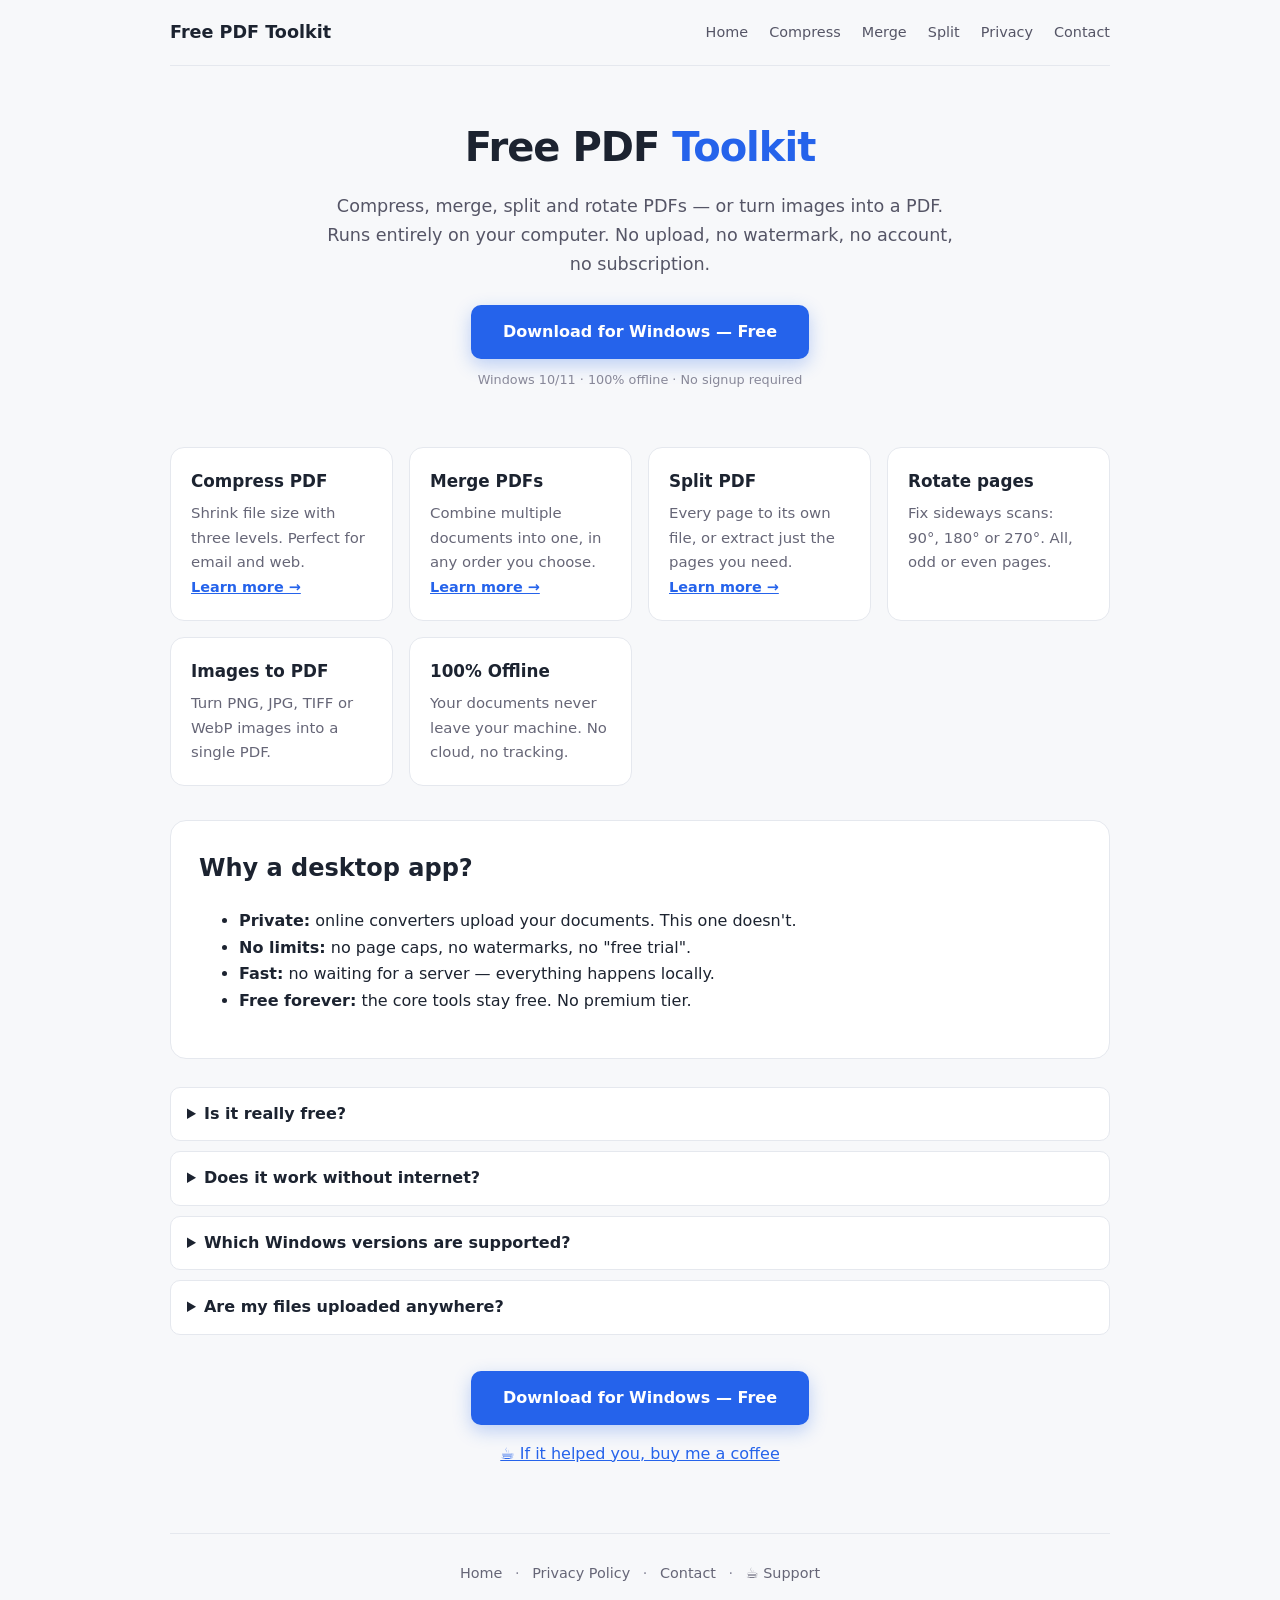
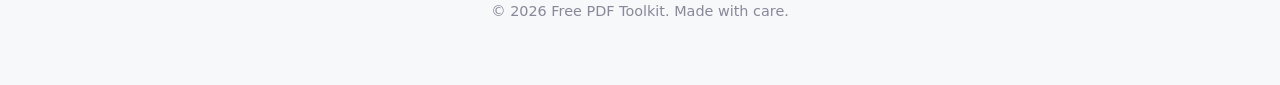
<file: index.html>
<!DOCTYPE html>
<html lang="en">
<head>
<meta charset="utf-8">
<meta name="viewport" content="width=device-width, initial-scale=1">
<title>Free PDF Toolkit — Compress, Merge & Split PDFs Offline</title>
<meta name="description" content="Free offline PDF tool for Windows. Compress, merge, split and rotate PDFs, or convert images to PDF. No upload, no watermark, no subscription.">
<link rel="stylesheet" href="styles.css">
<script src="download.js"></script>
</head>
<body>
<div class="wrap">
  <header class="site">
    <a class="logo" href="index.html">Free PDF Toolkit</a>
    <nav>
      <a href="index.html">Home</a>
      <a href="compress-pdf.html">Compress</a>
      <a href="merge-pdf.html">Merge</a>
      <a href="split-pdf.html">Split</a>
      <a href="privacy.html">Privacy</a>
      <a href="contact.html">Contact</a>
    </nav>
  </header>

  <section class="hero">
    <h1>Free PDF <span>Toolkit</span></h1>
    <p class="sub">Compress, merge, split and rotate PDFs — or turn images into a PDF. Runs entirely on your computer. No upload, no watermark, no account, no subscription.</p>
    <a class="btn" data-download href="#">Download for Windows — Free</a>
    <div class="note">Windows 10/11 · 100% offline · No signup required</div>
  </section>

  <section class="grid">
    <div class="card"><h3>Compress PDF</h3><p>Shrink file size with three levels. Perfect for email and web.</p><p><a href="compress-pdf.html">Learn more →</a></p></div>
    <div class="card"><h3>Merge PDFs</h3><p>Combine multiple documents into one, in any order you choose.</p><p><a href="merge-pdf.html">Learn more →</a></p></div>
    <div class="card"><h3>Split PDF</h3><p>Every page to its own file, or extract just the pages you need.</p><p><a href="split-pdf.html">Learn more →</a></p></div>
    <div class="card"><h3>Rotate pages</h3><p>Fix sideways scans: 90°, 180° or 270°. All, odd or even pages.</p></div>
    <div class="card"><h3>Images to PDF</h3><p>Turn PNG, JPG, TIFF or WebP images into a single PDF.</p></div>
    <div class="card"><h3>100% Offline</h3><p>Your documents never leave your machine. No cloud, no tracking.</p></div>
  </section>

  <section class="panel">
    <h2>Why a desktop app?</h2>
    <ul>
      <li><strong>Private:</strong> online converters upload your documents. This one doesn't.</li>
      <li><strong>No limits:</strong> no page caps, no watermarks, no "free trial".</li>
      <li><strong>Fast:</strong> no waiting for a server — everything happens locally.</li>
      <li><strong>Free forever:</strong> the core tools stay free. No premium tier.</li>
    </ul>
  </section>

  <section class="faq">
    <details><summary>Is it really free?</summary><p>Yes. No subscription, no in-app purchases, no watermark. All five tools are free.</p></details>
    <details><summary>Does it work without internet?</summary><p>Yes. After downloading the .exe, you don't need a connection at all.</p></details>
    <details><summary>Which Windows versions are supported?</summary><p>Windows 10 and 11, 64-bit.</p></details>
    <details><summary>Are my files uploaded anywhere?</summary><p>Never. All processing happens locally on your PC. Read our <a href="privacy.html">Privacy Policy</a>.</p></details>
  </section>

  <div class="cta">
    <a class="btn" data-download href="#">Download for Windows — Free</a>
    <p><a href="https://ko-fi.com/freepdftoolkit">☕ If it helped you, buy me a coffee</a></p>
  </div>

  <footer>
    <a href="index.html">Home</a> ·
    <a href="privacy.html">Privacy Policy</a> ·
    <a href="contact.html">Contact</a> ·
    <a href="https://ko-fi.com/freepdftoolkit">☕ Support</a>
    <p>© 2026 Free PDF Toolkit. Made with care.</p>
  </footer>
</div>
</body>
</html>
</file>
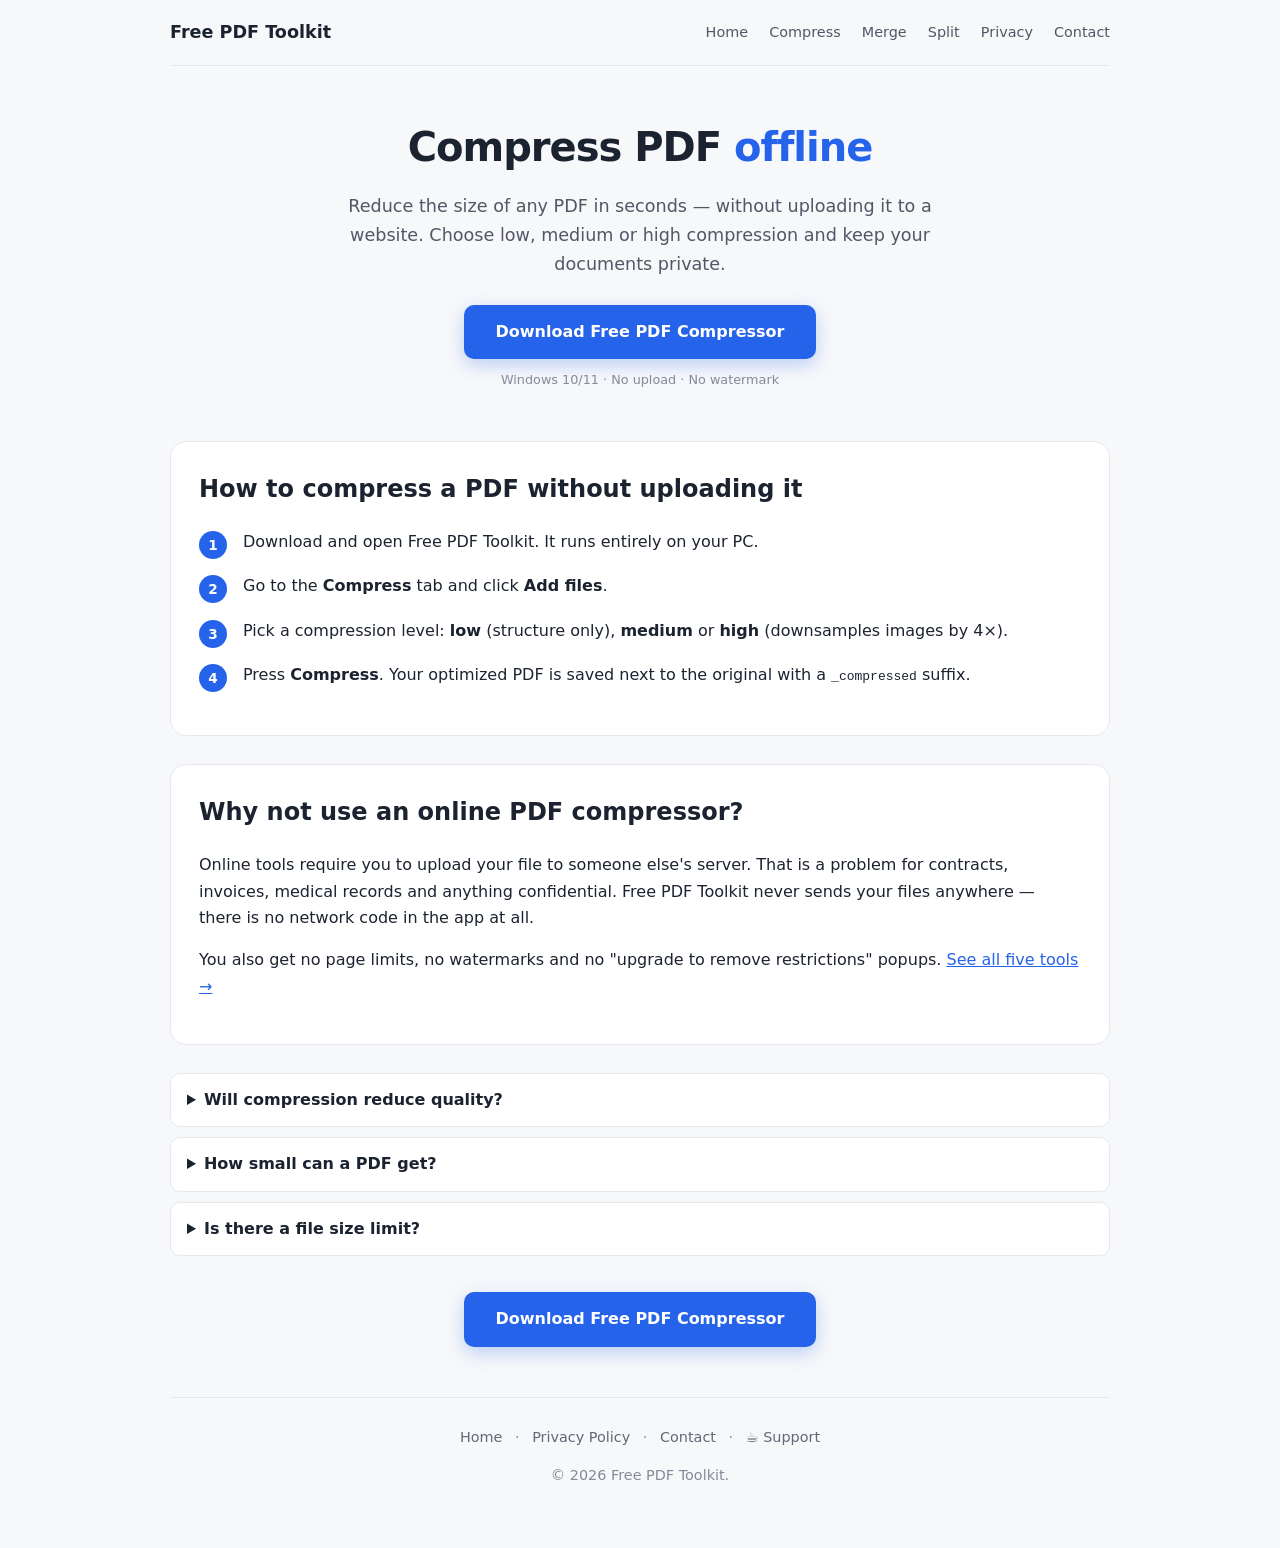
<file: compress-pdf.html>
<!DOCTYPE html>
<html lang="en">
<head>
<meta charset="utf-8">
<meta name="viewport" content="width=device-width, initial-scale=1">
<title>Compress PDF Offline for Free — No Upload, No Watermark</title>
<meta name="description" content="Compress PDF files offline on Windows. Reduce PDF size without uploading your documents anywhere. Three compression levels, no watermark, completely free.">
<link rel="stylesheet" href="styles.css">
<script src="download.js"></script>
</head>
<body>
<div class="wrap">
  <header class="site">
    <a class="logo" href="index.html">Free PDF Toolkit</a>
    <nav>
      <a href="index.html">Home</a>
      <a href="compress-pdf.html">Compress</a>
      <a href="merge-pdf.html">Merge</a>
      <a href="split-pdf.html">Split</a>
      <a href="privacy.html">Privacy</a>
      <a href="contact.html">Contact</a>
    </nav>
  </header>

  <section class="hero">
    <h1>Compress PDF <span>offline</span></h1>
    <p class="sub">Reduce the size of any PDF in seconds — without uploading it to a website. Choose low, medium or high compression and keep your documents private.</p>
    <a class="btn" data-download href="#">Download Free PDF Compressor</a>
    <div class="note">Windows 10/11 · No upload · No watermark</div>
  </section>

  <section class="panel">
    <h2>How to compress a PDF without uploading it</h2>
    <ol class="steps">
      <li>Download and open Free PDF Toolkit. It runs entirely on your PC.</li>
      <li>Go to the <strong>Compress</strong> tab and click <strong>Add files</strong>.</li>
      <li>Pick a compression level: <strong>low</strong> (structure only), <strong>medium</strong> or <strong>high</strong> (downsamples images by 4×).</li>
      <li>Press <strong>Compress</strong>. Your optimized PDF is saved next to the original with a <code>_compressed</code> suffix.</li>
    </ol>
  </section>

  <section class="panel">
    <h2>Why not use an online PDF compressor?</h2>
    <p>Online tools require you to upload your file to someone else's server. That is a problem for contracts, invoices, medical records and anything confidential. Free PDF Toolkit never sends your files anywhere — there is no network code in the app at all.</p>
    <p>You also get no page limits, no watermarks and no "upgrade to remove restrictions" popups. <a href="index.html">See all five tools →</a></p>
  </section>

  <section class="faq">
    <details><summary>Will compression reduce quality?</summary><p>Low and medium keep text and vector graphics untouched. High resizes embedded images, so use it for email and web — not for print.</p></details>
    <details><summary>How small can a PDF get?</summary><p>It depends on the images inside. Scanned documents usually shrink the most; text-only PDFs shrink less.</p></details>
    <details><summary>Is there a file size limit?</summary><p>No. You can process files of any size, limited only by your computer's memory.</p></details>
  </section>

  <div class="cta"><a class="btn" data-download href="#">Download Free PDF Compressor</a></div>

  <footer>
    <a href="index.html">Home</a> ·
    <a href="privacy.html">Privacy Policy</a> ·
    <a href="contact.html">Contact</a> ·
    <a href="https://ko-fi.com/freepdftoolkit">☕ Support</a>
    <p>© 2026 Free PDF Toolkit.</p>
  </footer>
</div>
</body>
</html>
</file>
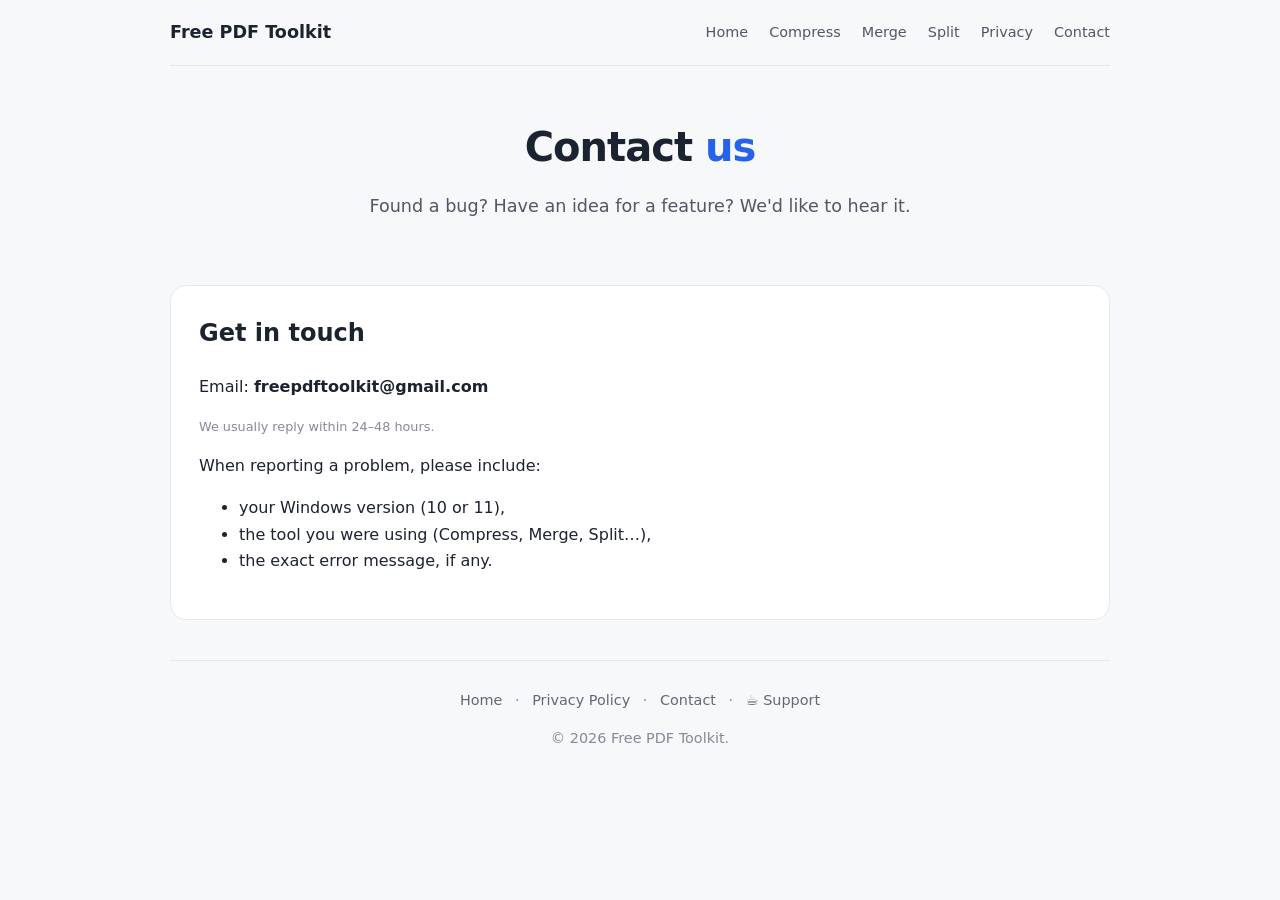
<file: contact.html>
<!DOCTYPE html>
<html lang="en">
<head>
<meta charset="utf-8">
<meta name="viewport" content="width=device-width, initial-scale=1">
<title>Contact — Free PDF Toolkit</title>
<meta name="description" content="Contact the developer of Free PDF Toolkit for feedback, bug reports or questions.">
<link rel="stylesheet" href="styles.css">
<script src="download.js"></script>
</head>
<body>
<div class="wrap">
  <header class="site">
    <a class="logo" href="index.html">Free PDF Toolkit</a>
    <nav>
      <a href="index.html">Home</a>
      <a href="compress-pdf.html">Compress</a>
      <a href="merge-pdf.html">Merge</a>
      <a href="split-pdf.html">Split</a>
      <a href="privacy.html">Privacy</a>
      <a href="contact.html">Contact</a>
    </nav>
  </header>

  <section class="hero" style="padding-bottom:10px">
    <h1>Contact <span>us</span></h1>
    <p class="sub">Found a bug? Have an idea for a feature? We'd like to hear it.</p>
  </section>

  <section class="panel">
    <h2>Get in touch</h2>
    <p>Email: <strong>freepdftoolkit@gmail.com</strong></p>
    <p class="note">We usually reply within 24–48 hours.</p>
    <p>When reporting a problem, please include:</p>
    <ul>
      <li>your Windows version (10 or 11),</li>
      <li>the tool you were using (Compress, Merge, Split…),</li>
      <li>the exact error message, if any.</li>
    </ul>
  </section>

  <footer>
    <a href="index.html">Home</a> ·
    <a href="privacy.html">Privacy Policy</a> ·
    <a href="contact.html">Contact</a> ·
    <a href="https://ko-fi.com/freepdftoolkit">☕ Support</a>
    <p>© 2026 Free PDF Toolkit.</p>
  </footer>
</div>
</body>
</html>
</file>
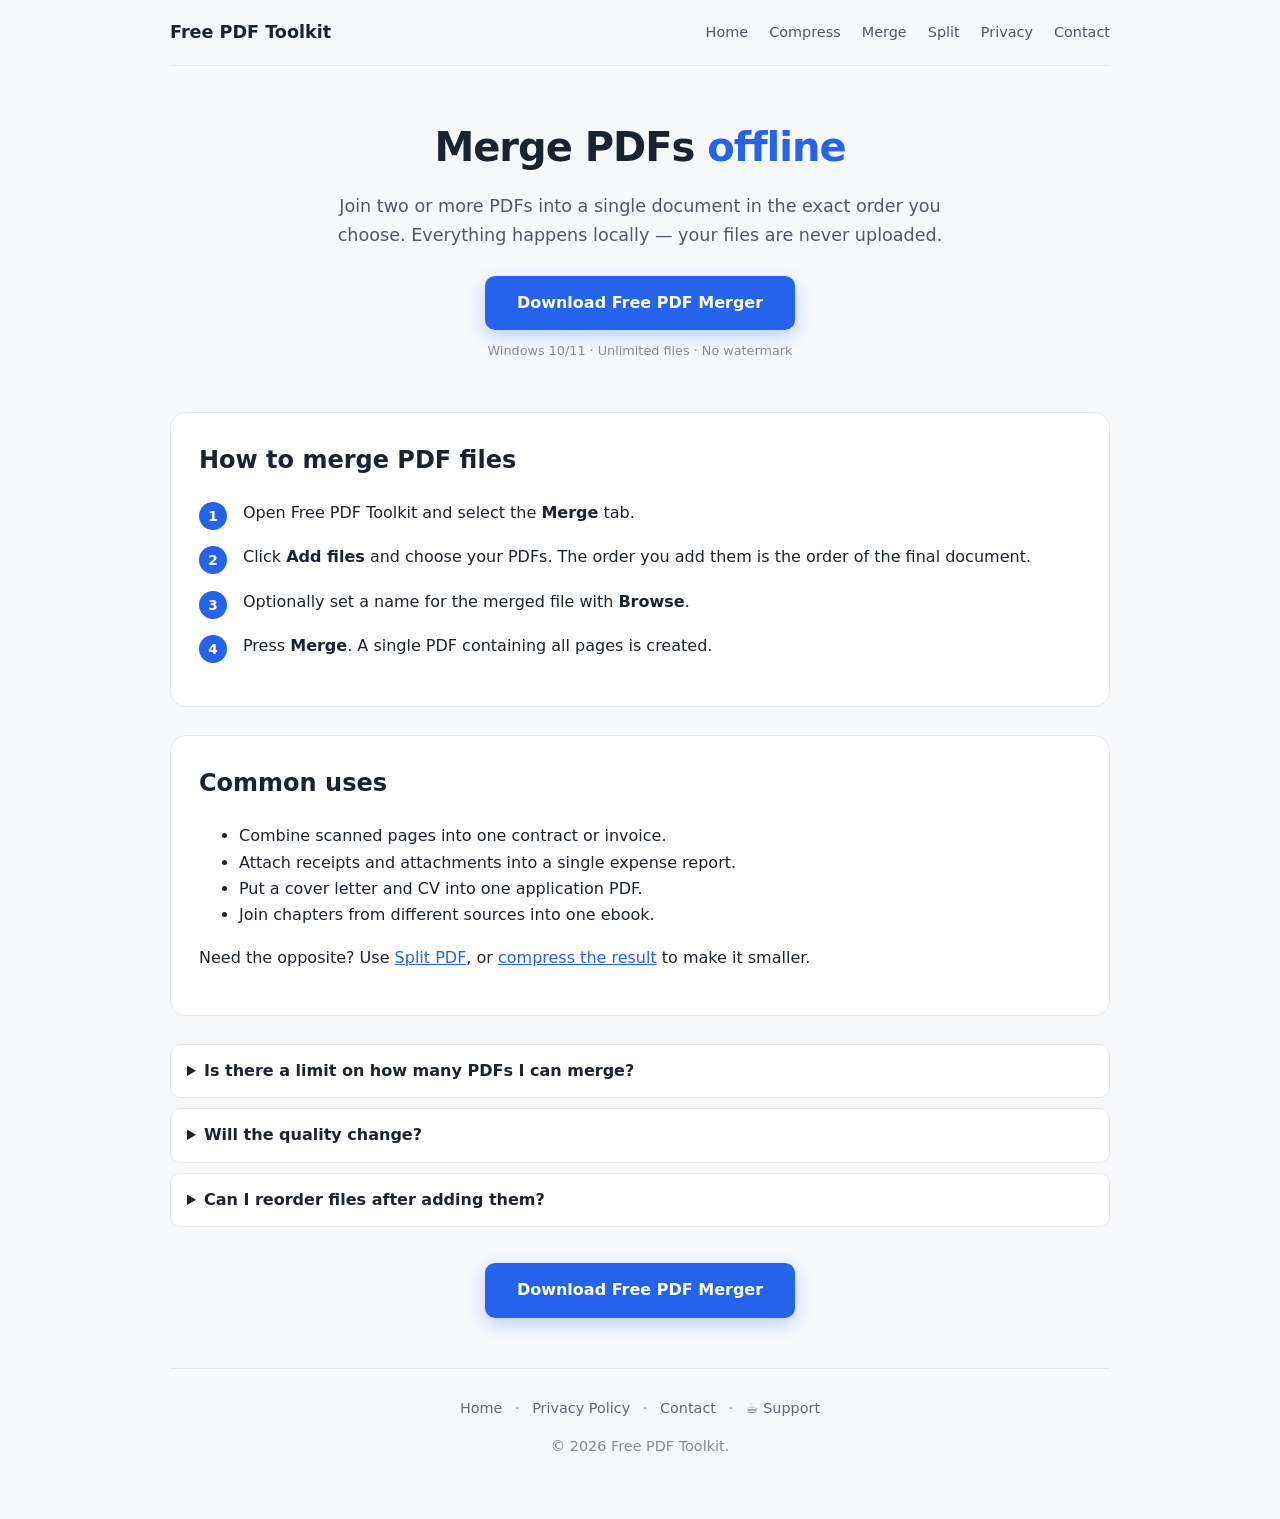
<file: merge-pdf.html>
<!DOCTYPE html>
<html lang="en">
<head>
<meta charset="utf-8">
<meta name="viewport" content="width=device-width, initial-scale=1">
<title>Merge PDFs Without Uploading — Free Offline Tool</title>
<meta name="description" content="Combine multiple PDF files into one, offline on Windows. No upload, no watermark, no page limit. Free PDF merger for documents and scans.">
<link rel="stylesheet" href="styles.css">
<script src="download.js"></script>
</head>
<body>
<div class="wrap">
  <header class="site">
    <a class="logo" href="index.html">Free PDF Toolkit</a>
    <nav>
      <a href="index.html">Home</a>
      <a href="compress-pdf.html">Compress</a>
      <a href="merge-pdf.html">Merge</a>
      <a href="split-pdf.html">Split</a>
      <a href="privacy.html">Privacy</a>
      <a href="contact.html">Contact</a>
    </nav>
  </header>

  <section class="hero">
    <h1>Merge PDFs <span>offline</span></h1>
    <p class="sub">Join two or more PDFs into a single document in the exact order you choose. Everything happens locally — your files are never uploaded.</p>
    <a class="btn" data-download href="#">Download Free PDF Merger</a>
    <div class="note">Windows 10/11 · Unlimited files · No watermark</div>
  </section>

  <section class="panel">
    <h2>How to merge PDF files</h2>
    <ol class="steps">
      <li>Open Free PDF Toolkit and select the <strong>Merge</strong> tab.</li>
      <li>Click <strong>Add files</strong> and choose your PDFs. The order you add them is the order of the final document.</li>
      <li>Optionally set a name for the merged file with <strong>Browse</strong>.</li>
      <li>Press <strong>Merge</strong>. A single PDF containing all pages is created.</li>
    </ol>
  </section>

  <section class="panel">
    <h2>Common uses</h2>
    <ul>
      <li>Combine scanned pages into one contract or invoice.</li>
      <li>Attach receipts and attachments into a single expense report.</li>
      <li>Put a cover letter and CV into one application PDF.</li>
      <li>Join chapters from different sources into one ebook.</li>
    </ul>
    <p>Need the opposite? Use <a href="split-pdf.html">Split PDF</a>, or <a href="compress-pdf.html">compress the result</a> to make it smaller.</p>
  </section>

  <section class="faq">
    <details><summary>Is there a limit on how many PDFs I can merge?</summary><p>No. Add as many files as you need.</p></details>
    <details><summary>Will the quality change?</summary><p>No. Pages are copied as-is — no re-encoding, no quality loss.</p></details>
    <details><summary>Can I reorder files after adding them?</summary><p>Remove and re-add them in the desired order, or rename your files so they sort correctly before selecting.</p></details>
  </section>

  <div class="cta"><a class="btn" data-download href="#">Download Free PDF Merger</a></div>

  <footer>
    <a href="index.html">Home</a> ·
    <a href="privacy.html">Privacy Policy</a> ·
    <a href="contact.html">Contact</a> ·
    <a href="https://ko-fi.com/freepdftoolkit">☕ Support</a>
    <p>© 2026 Free PDF Toolkit.</p>
  </footer>
</div>
</body>
</html>
</file>
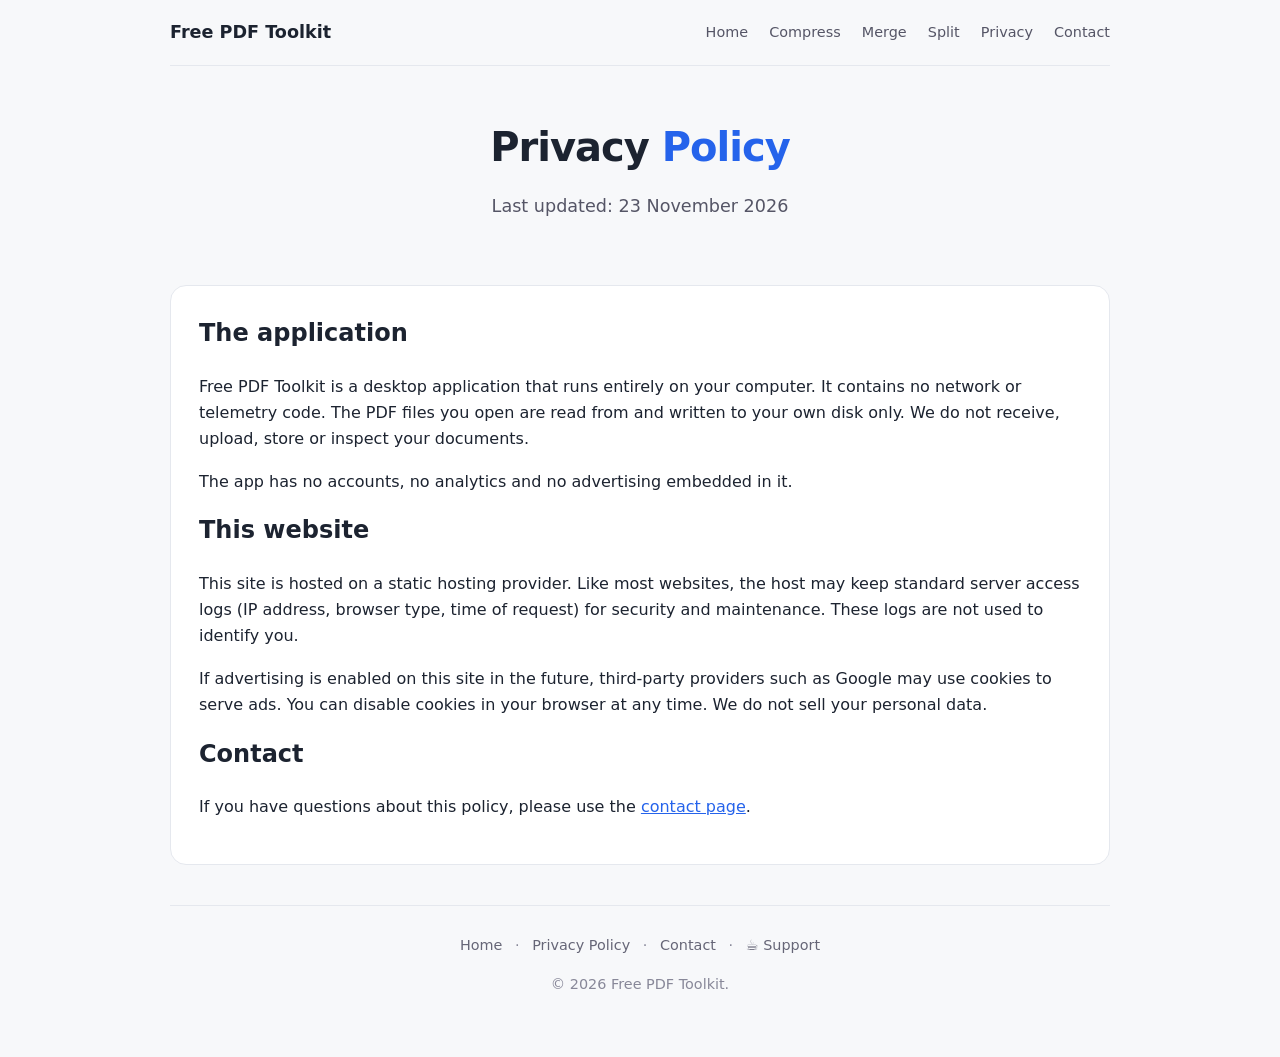
<file: privacy.html>
<!DOCTYPE html>
<html lang="en">
<head>
<meta charset="utf-8">
<meta name="viewport" content="width=device-width, initial-scale=1">
<title>Privacy Policy — Free PDF Toolkit</title>
<meta name="description" content="How Free PDF Toolkit handles your data. The application is fully offline and never uploads your documents.">
<link rel="stylesheet" href="styles.css">
<script src="download.js"></script>
</head>
<body>
<div class="wrap">
  <header class="site">
    <a class="logo" href="index.html">Free PDF Toolkit</a>
    <nav>
      <a href="index.html">Home</a>
      <a href="compress-pdf.html">Compress</a>
      <a href="merge-pdf.html">Merge</a>
      <a href="split-pdf.html">Split</a>
      <a href="privacy.html">Privacy</a>
      <a href="contact.html">Contact</a>
    </nav>
  </header>

  <section class="hero" style="padding-bottom:10px">
    <h1>Privacy <span>Policy</span></h1>
    <p class="sub">Last updated: 23 November 2026</p>
  </section>

  <section class="panel">
    <h2>The application</h2>
    <p>Free PDF Toolkit is a desktop application that runs entirely on your computer. It contains no network or telemetry code. The PDF files you open are read from and written to your own disk only. We do not receive, upload, store or inspect your documents.</p>
    <p>The app has no accounts, no analytics and no advertising embedded in it.</p>

    <h2>This website</h2>
    <p>This site is hosted on a static hosting provider. Like most websites, the host may keep standard server access logs (IP address, browser type, time of request) for security and maintenance. These logs are not used to identify you.</p>
    <p>If advertising is enabled on this site in the future, third-party providers such as Google may use cookies to serve ads. You can disable cookies in your browser at any time. We do not sell your personal data.</p>

    <h2>Contact</h2>
    <p>If you have questions about this policy, please use the <a href="contact.html">contact page</a>.</p>
  </section>

  <footer>
    <a href="index.html">Home</a> ·
    <a href="privacy.html">Privacy Policy</a> ·
    <a href="contact.html">Contact</a> ·
    <a href="https://ko-fi.com/freepdftoolkit">☕ Support</a>
    <p>© 2026 Free PDF Toolkit.</p>
  </footer>
</div>
</body>
</html>
</file>
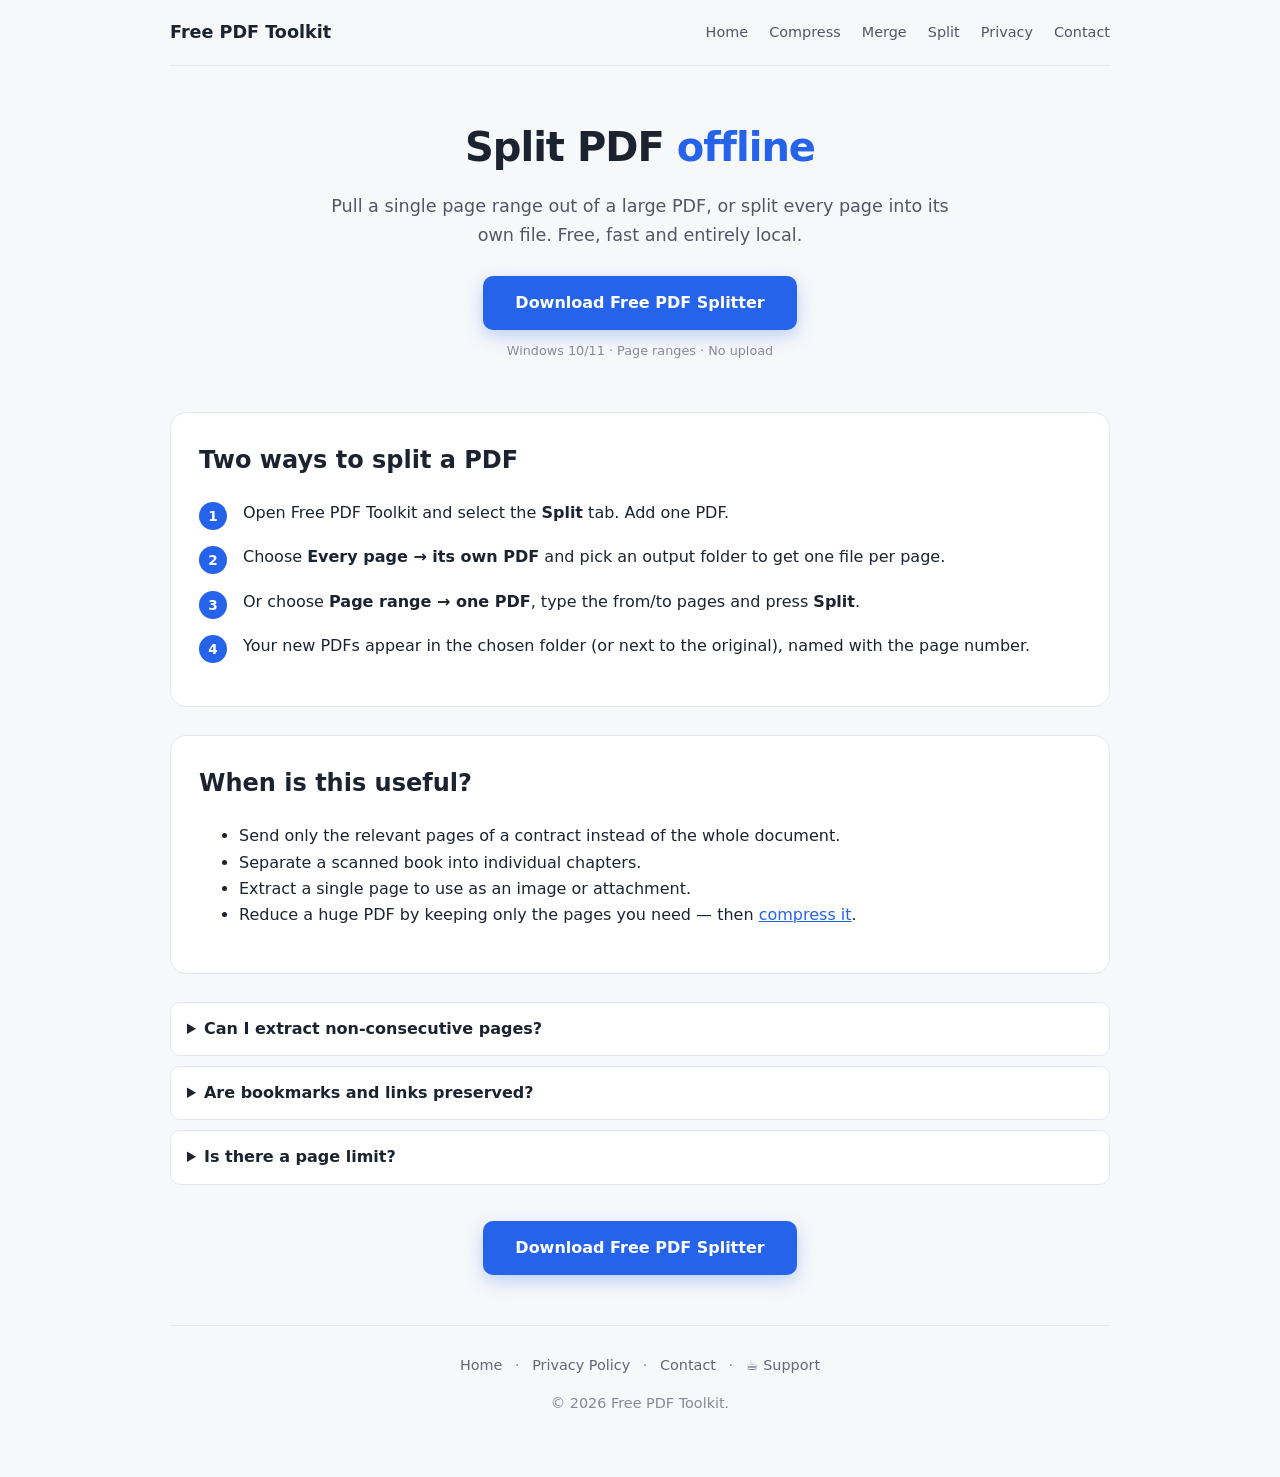
<file: split-pdf.html>
<!DOCTYPE html>
<html lang="en">
<head>
<meta charset="utf-8">
<meta name="viewport" content="width=device-width, initial-scale=1">
<title>Split PDF Free — Every Page or Page Range, Offline</title>
<meta name="description" content="Split a PDF into separate pages or extract a page range offline on Windows. Free, no upload, no watermark, no page limits.">
<link rel="stylesheet" href="styles.css">
<script src="download.js"></script>
</head>
<body>
<div class="wrap">
  <header class="site">
    <a class="logo" href="index.html">Free PDF Toolkit</a>
    <nav>
      <a href="index.html">Home</a>
      <a href="compress-pdf.html">Compress</a>
      <a href="merge-pdf.html">Merge</a>
      <a href="split-pdf.html">Split</a>
      <a href="privacy.html">Privacy</a>
      <a href="contact.html">Contact</a>
    </nav>
  </header>

  <section class="hero">
    <h1>Split PDF <span>offline</span></h1>
    <p class="sub">Pull a single page range out of a large PDF, or split every page into its own file. Free, fast and entirely local.</p>
    <a class="btn" data-download href="#">Download Free PDF Splitter</a>
    <div class="note">Windows 10/11 · Page ranges · No upload</div>
  </section>

  <section class="panel">
    <h2>Two ways to split a PDF</h2>
    <ol class="steps">
      <li>Open Free PDF Toolkit and select the <strong>Split</strong> tab. Add one PDF.</li>
      <li>Choose <strong>Every page → its own PDF</strong> and pick an output folder to get one file per page.</li>
      <li>Or choose <strong>Page range → one PDF</strong>, type the from/to pages and press <strong>Split</strong>.</li>
      <li>Your new PDFs appear in the chosen folder (or next to the original), named with the page number.</li>
    </ol>
  </section>

  <section class="panel">
    <h2>When is this useful?</h2>
    <ul>
      <li>Send only the relevant pages of a contract instead of the whole document.</li>
      <li>Separate a scanned book into individual chapters.</li>
      <li>Extract a single page to use as an image or attachment.</li>
      <li>Reduce a huge PDF by keeping only the pages you need — then <a href="compress-pdf.html">compress it</a>.</li>
    </ul>
  </section>

  <section class="faq">
    <details><summary>Can I extract non-consecutive pages?</summary><p>Use the page-range mode for a continuous block, or split all pages and keep the ones you want.</p></details>
    <details><summary>Are bookmarks and links preserved?</summary><p>Page content is preserved exactly. Interactive links are not carried over.</p></details>
    <details><summary>Is there a page limit?</summary><p>No. You can split documents of any length.</p></details>
  </section>

  <div class="cta"><a class="btn" data-download href="#">Download Free PDF Splitter</a></div>

  <footer>
    <a href="index.html">Home</a> ·
    <a href="privacy.html">Privacy Policy</a> ·
    <a href="contact.html">Contact</a> ·
    <a href="https://ko-fi.com/freepdftoolkit">☕ Support</a>
    <p>© 2026 Free PDF Toolkit.</p>
  </footer>
</div>
</body>
</html>
</file>
<file: styles.css>
* { box-sizing: border-box; }
body { margin:0; font-family: system-ui, -apple-system, "Segoe UI", sans-serif; color:#1c2330; background:#f7f8fa; line-height:1.65; }
a { color:#2563eb; }
.wrap { max-width: 980px; margin:auto; padding:0 20px; }
header.site { padding:18px 0; border-bottom:1px solid #e5e8ee; display:flex; justify-content:space-between; align-items:center; flex-wrap:wrap; gap:10px; }
.logo { font-weight:800; font-size:1.1rem; color:#1c2330; text-decoration:none; }
nav a { margin-left:16px; color:#556; text-decoration:none; font-size:.9rem; }
nav a:hover { color:#2563eb; }
.hero { text-align:center; padding:48px 0 22px; }
h1 { font-size:2.5rem; margin:0 0 12px; letter-spacing:-1px; }
h1 span { color:#2563eb; }
.sub { font-size:1.1rem; color:#556; max-width:650px; margin:0 auto 26px; }
.btn { display:inline-block; background:#2563eb; color:#fff !important; text-decoration:none; padding:14px 32px; border-radius:10px; font-weight:600; box-shadow:0 6px 18px rgba(37,99,235,.28); }
.btn:hover { background:#1d4ed8; }
.note { font-size:.8rem; color:#889; margin-top:10px; }
.grid { display:grid; grid-template-columns:repeat(auto-fit,minmax(220px,1fr)); gap:16px; margin:34px 0; }
.card { background:#fff; border:1px solid #e5e8ee; border-radius:14px; padding:20px; }
.card h3 { margin:0 0 6px; font-size:1.05rem; }
.card p { margin:0; color:#667; font-size:.93rem; }
.card a { font-size:.9rem; font-weight:600; }
.panel { background:#fff; border:1px solid #e5e8ee; border-radius:16px; padding:28px; margin:28px 0; }
.panel h2 { margin-top:0; }
.steps { counter-reset:s; list-style:none; padding:0; }
.steps li { position:relative; padding-left:44px; margin-bottom:18px; }
.steps li::before { counter-increment:s; content:counter(s); position:absolute; left:0; top:2px; width:28px; height:28px; background:#2563eb; color:#fff; border-radius:50%; display:grid; place-items:center; font-size:.85rem; font-weight:700; }
.faq details { background:#fff; border:1px solid #e5e8ee; border-radius:10px; padding:13px 16px; margin-bottom:10px; }
.faq summary { cursor:pointer; font-weight:600; }
.faq p { color:#667; margin:10px 0 0; }
.cta { text-align:center; padding:26px 0 10px; }
footer { text-align:center; padding:28px 0 46px; color:#889; font-size:.9rem; border-top:1px solid #e5e8ee; margin-top:40px; }
footer a { color:#667; margin:0 8px; text-decoration:none; }
</file>
